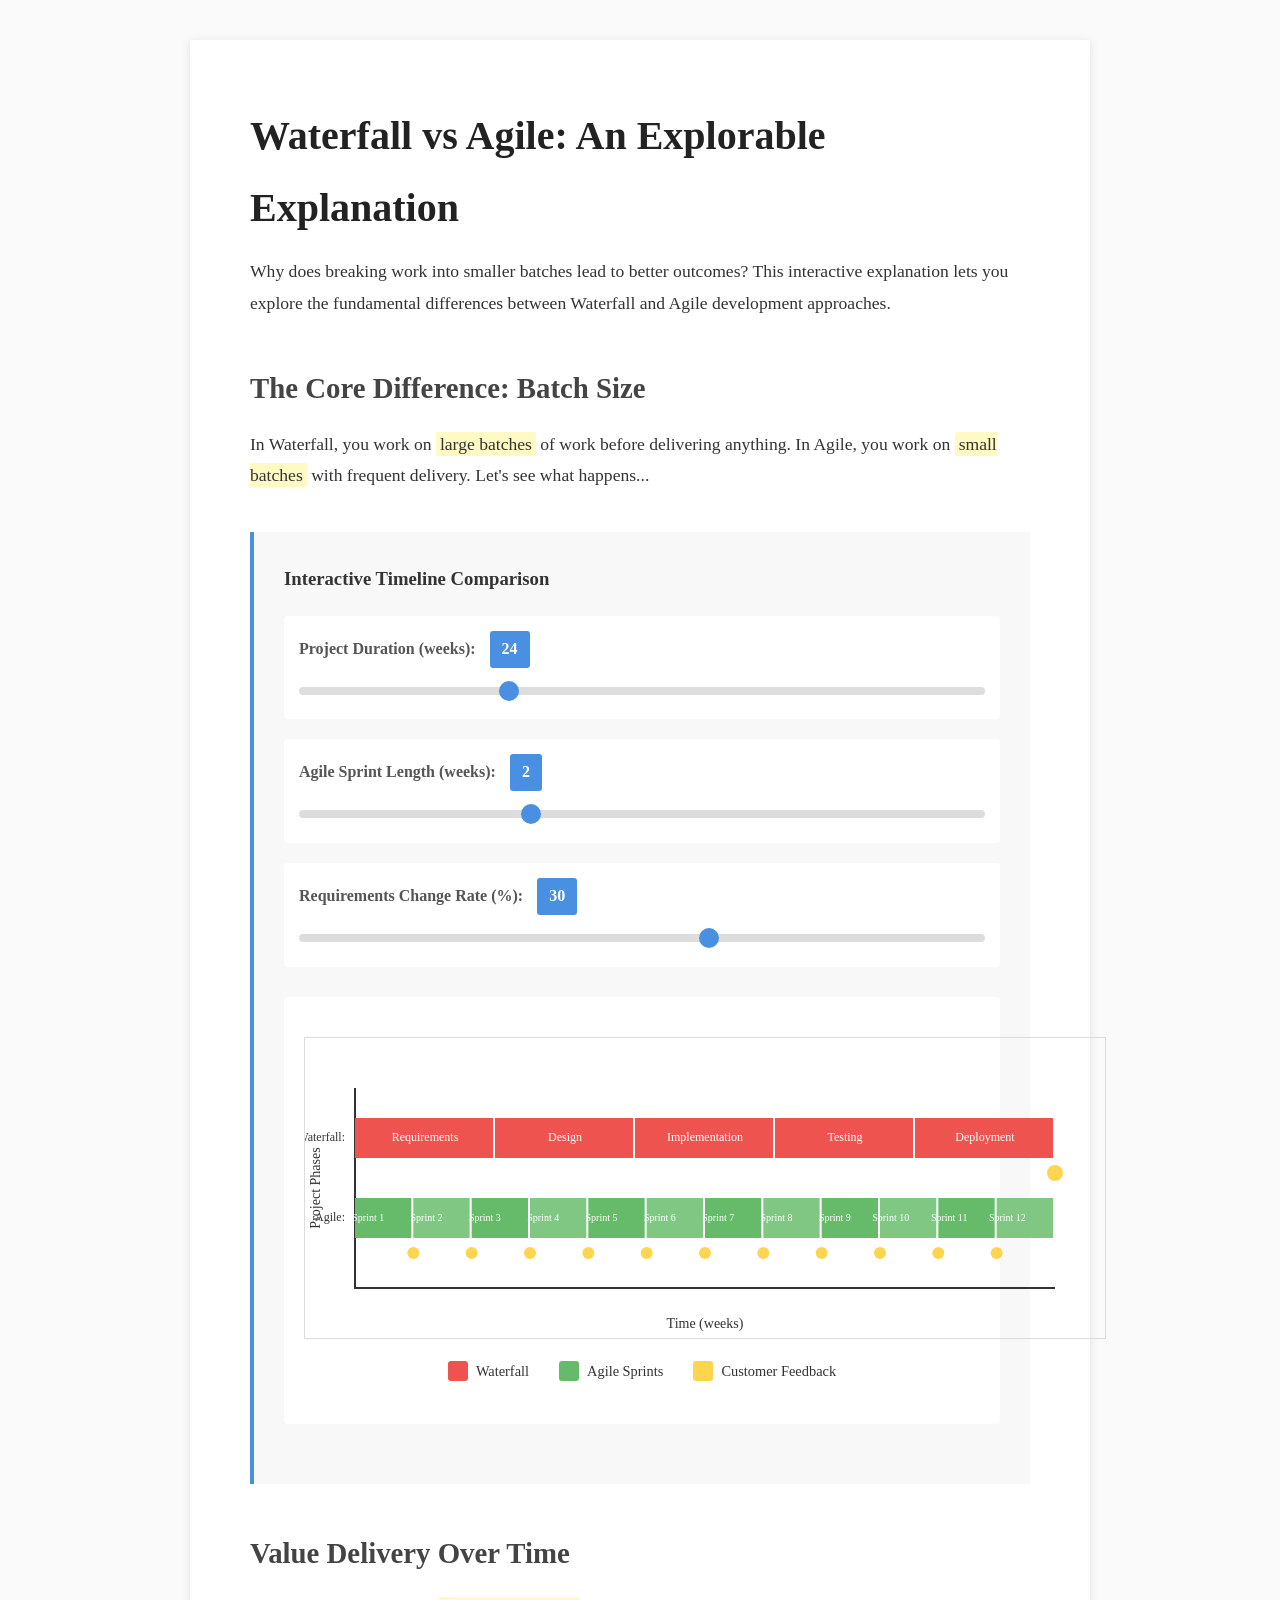
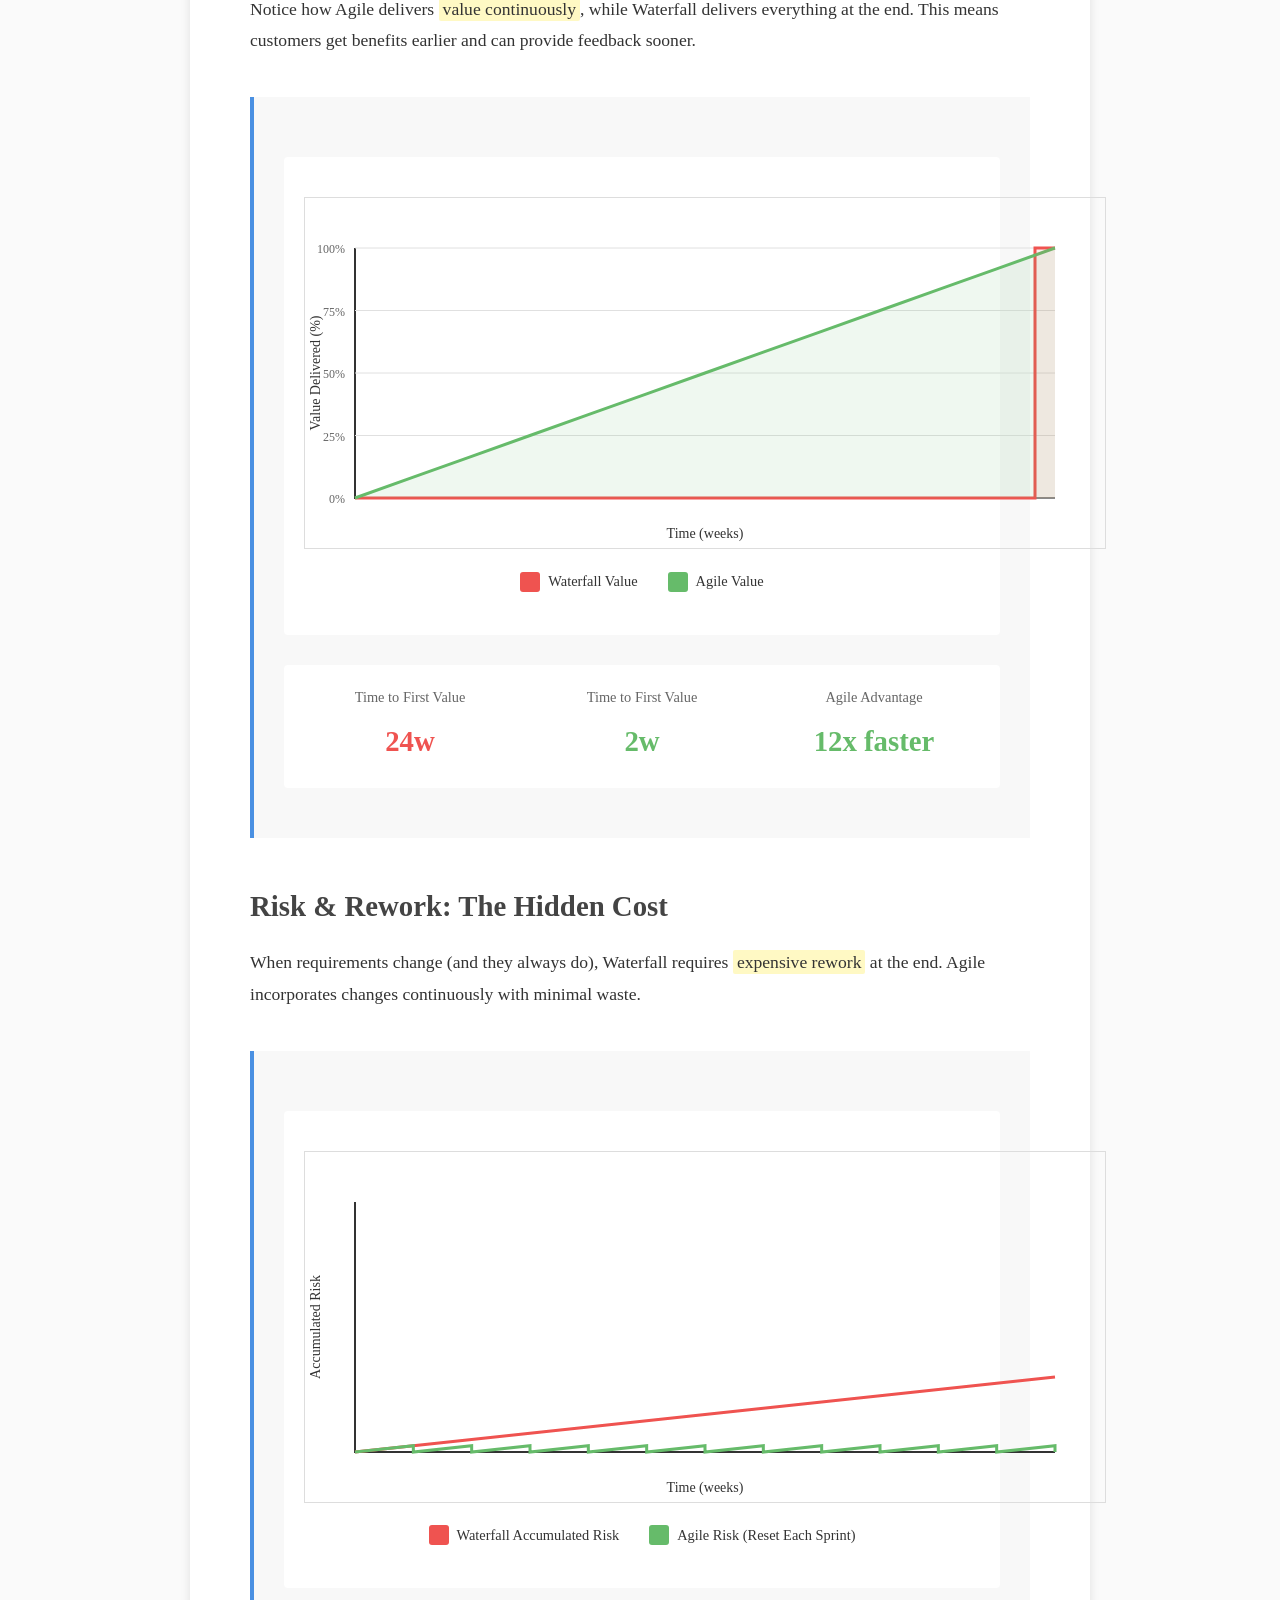
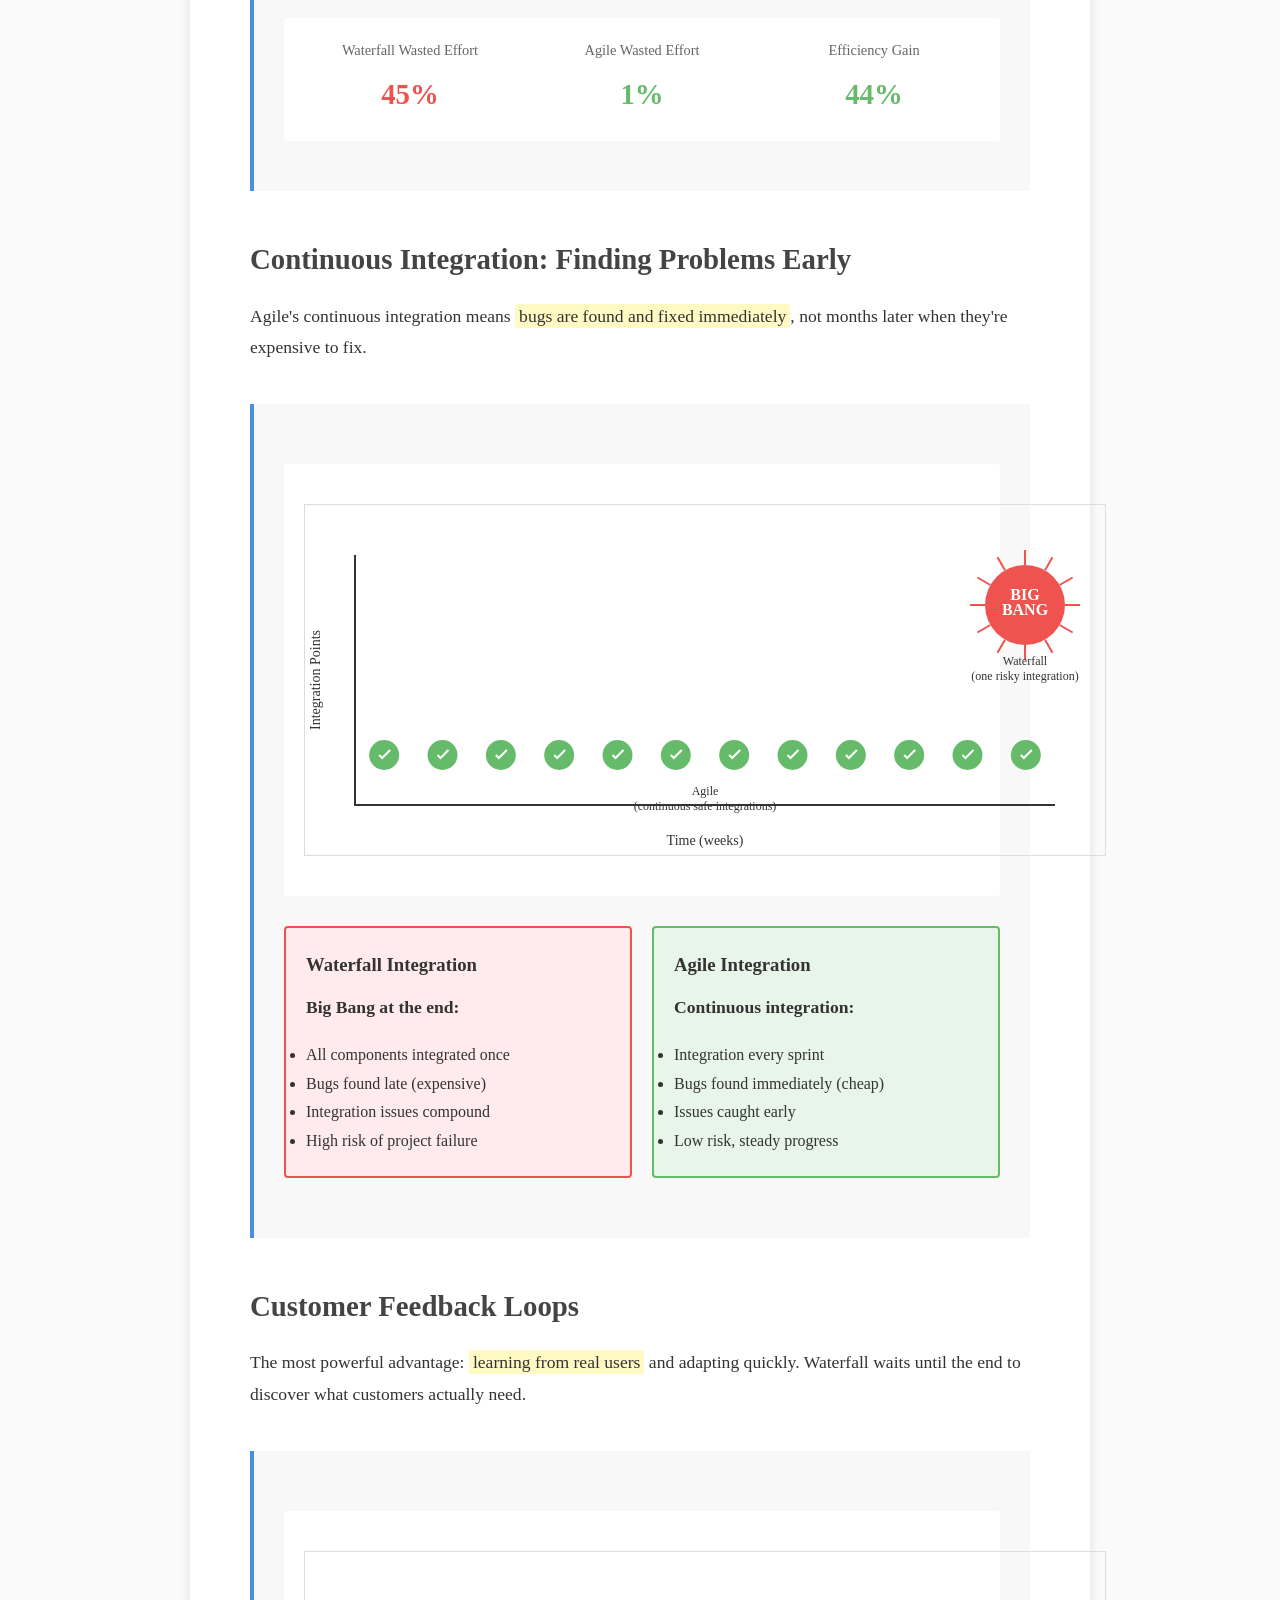
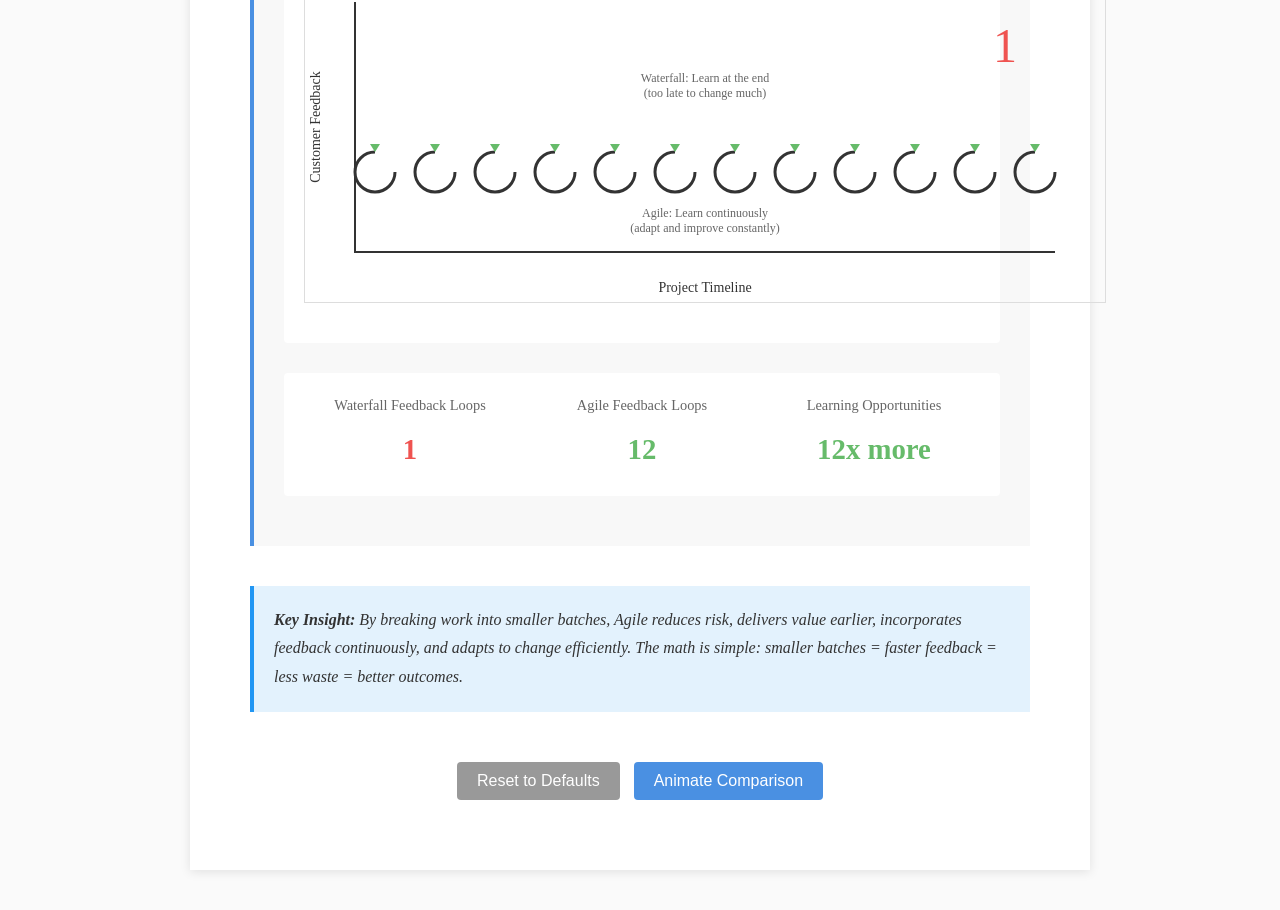
<file: waterfall-vs-agile.html>
<!DOCTYPE html>
<html lang="en">
<head>
    <meta charset="UTF-8">
    <meta name="viewport" content="width=device-width, initial-scale=1.0">
    <title>Waterfall vs Agile: An Explorable Explanation</title>
    <style>
        * {
            margin: 0;
            padding: 0;
            box-sizing: border-box;
        }

        body {
            font-family: 'Georgia', serif;
            line-height: 1.8;
            color: #333;
            background: #fafafa;
            padding: 40px 20px;
        }

        .container {
            max-width: 900px;
            margin: 0 auto;
            background: white;
            padding: 60px;
            box-shadow: 0 2px 10px rgba(0,0,0,0.1);
        }

        h1 {
            font-size: 2.5em;
            margin-bottom: 0.3em;
            color: #222;
        }

        h2 {
            font-size: 1.8em;
            margin-top: 1.5em;
            margin-bottom: 0.5em;
            color: #444;
        }

        p {
            margin-bottom: 1em;
            font-size: 1.1em;
        }

        .interactive-section {
            margin: 40px 0;
            padding: 30px;
            background: #f8f8f8;
            border-left: 4px solid #4a90e2;
        }

        .visualization {
            margin: 30px 0;
            background: white;
            padding: 20px;
            border-radius: 4px;
        }

        canvas {
            display: block;
            margin: 20px auto;
            border: 1px solid #ddd;
        }

        .slider-control {
            margin: 20px 0;
            padding: 15px;
            background: white;
            border-radius: 4px;
        }

        .slider-control label {
            display: block;
            margin-bottom: 8px;
            font-weight: bold;
            color: #555;
        }

        input[type="range"] {
            width: 100%;
            height: 8px;
            border-radius: 5px;
            background: #ddd;
            outline: none;
            -webkit-appearance: none;
        }

        input[type="range"]::-webkit-slider-thumb {
            -webkit-appearance: none;
            appearance: none;
            width: 20px;
            height: 20px;
            border-radius: 50%;
            background: #4a90e2;
            cursor: pointer;
        }

        input[type="range"]::-moz-range-thumb {
            width: 20px;
            height: 20px;
            border-radius: 50%;
            background: #4a90e2;
            cursor: pointer;
            border: none;
        }

        .value-display {
            display: inline-block;
            margin-left: 10px;
            padding: 4px 12px;
            background: #4a90e2;
            color: white;
            border-radius: 3px;
            font-weight: bold;
        }

        .comparison-grid {
            display: grid;
            grid-template-columns: 1fr 1fr;
            gap: 20px;
            margin: 30px 0;
        }

        .method-card {
            padding: 20px;
            border-radius: 4px;
        }

        .method-card.waterfall {
            background: #ffebee;
            border: 2px solid #ef5350;
        }

        .method-card.agile {
            background: #e8f5e9;
            border: 2px solid #66bb6a;
        }

        .method-card h3 {
            margin-bottom: 10px;
        }

        .legend {
            display: flex;
            justify-content: center;
            gap: 30px;
            margin: 20px 0;
            font-size: 0.9em;
        }

        .legend-item {
            display: flex;
            align-items: center;
            gap: 8px;
        }

        .legend-color {
            width: 20px;
            height: 20px;
            border-radius: 3px;
        }

        .highlight {
            background: #fff9c4;
            padding: 2px 4px;
            border-radius: 2px;
        }

        .metric-display {
            margin: 20px 0;
            padding: 20px;
            background: white;
            border-radius: 4px;
            display: grid;
            grid-template-columns: repeat(3, 1fr);
            gap: 20px;
        }

        .metric {
            text-align: center;
        }

        .metric-label {
            font-size: 0.9em;
            color: #666;
            margin-bottom: 5px;
        }

        .metric-value {
            font-size: 1.8em;
            font-weight: bold;
        }

        .metric-value.waterfall {
            color: #ef5350;
        }

        .metric-value.agile {
            color: #66bb6a;
        }

        button {
            padding: 10px 20px;
            font-size: 1em;
            background: #4a90e2;
            color: white;
            border: none;
            border-radius: 4px;
            cursor: pointer;
            margin: 10px 5px;
        }

        button:hover {
            background: #357abd;
        }

        button.reset {
            background: #999;
        }

        button.reset:hover {
            background: #777;
        }

        .insight {
            margin: 20px 0;
            padding: 20px;
            background: #e3f2fd;
            border-left: 4px solid #2196f3;
            font-style: italic;
        }
    </style>
</head>
<body>
    <div class="container">
        <h1>Waterfall vs Agile: An Explorable Explanation</h1>

        <p>Why does breaking work into smaller batches lead to better outcomes? This interactive explanation lets you explore the fundamental differences between Waterfall and Agile development approaches.</p>

        <h2>The Core Difference: Batch Size</h2>

        <p>In Waterfall, you work on <span class="highlight">large batches</span> of work before delivering anything. In Agile, you work on <span class="highlight">small batches</span> with frequent delivery. Let's see what happens...</p>

        <div class="interactive-section">
            <h3>Interactive Timeline Comparison</h3>

            <div class="slider-control">
                <label>
                    Project Duration (weeks):
                    <span class="value-display" id="duration-value">24</span>
                </label>
                <input type="range" id="duration" min="12" max="52" value="24" step="1">
            </div>

            <div class="slider-control">
                <label>
                    Agile Sprint Length (weeks):
                    <span class="value-display" id="sprint-value">2</span>
                </label>
                <input type="range" id="sprint-length" min="1" max="4" value="2" step="1">
            </div>

            <div class="slider-control">
                <label>
                    Requirements Change Rate (%):
                    <span class="value-display" id="change-value">30</span>
                </label>
                <input type="range" id="change-rate" min="0" max="50" value="30" step="5">
            </div>

            <div class="visualization">
                <canvas id="timeline-canvas" width="800" height="300"></canvas>
                <div class="legend">
                    <div class="legend-item">
                        <div class="legend-color" style="background: #ef5350;"></div>
                        <span>Waterfall</span>
                    </div>
                    <div class="legend-item">
                        <div class="legend-color" style="background: #66bb6a;"></div>
                        <span>Agile Sprints</span>
                    </div>
                    <div class="legend-item">
                        <div class="legend-color" style="background: #ffd54f;"></div>
                        <span>Customer Feedback</span>
                    </div>
                </div>
            </div>
        </div>

        <h2>Value Delivery Over Time</h2>

        <p>Notice how Agile delivers <span class="highlight">value continuously</span>, while Waterfall delivers everything at the end. This means customers get benefits earlier and can provide feedback sooner.</p>

        <div class="interactive-section">
            <div class="visualization">
                <canvas id="value-canvas" width="800" height="350"></canvas>
                <div class="legend">
                    <div class="legend-item">
                        <div class="legend-color" style="background: #ef5350;"></div>
                        <span>Waterfall Value</span>
                    </div>
                    <div class="legend-item">
                        <div class="legend-color" style="background: #66bb6a;"></div>
                        <span>Agile Value</span>
                    </div>
                </div>
            </div>

            <div class="metric-display">
                <div class="metric">
                    <div class="metric-label">Time to First Value</div>
                    <div class="metric-value waterfall" id="waterfall-first-value">24w</div>
                </div>
                <div class="metric">
                    <div class="metric-label">Time to First Value</div>
                    <div class="metric-value agile" id="agile-first-value">2w</div>
                </div>
                <div class="metric">
                    <div class="metric-label">Agile Advantage</div>
                    <div class="metric-value agile" id="advantage">12x faster</div>
                </div>
            </div>
        </div>

        <h2>Risk & Rework: The Hidden Cost</h2>

        <p>When requirements change (and they always do), Waterfall requires <span class="highlight">expensive rework</span> at the end. Agile incorporates changes continuously with minimal waste.</p>

        <div class="interactive-section">
            <div class="visualization">
                <canvas id="risk-canvas" width="800" height="350"></canvas>
                <div class="legend">
                    <div class="legend-item">
                        <div class="legend-color" style="background: #ef5350;"></div>
                        <span>Waterfall Accumulated Risk</span>
                    </div>
                    <div class="legend-item">
                        <div class="legend-color" style="background: #66bb6a;"></div>
                        <span>Agile Risk (Reset Each Sprint)</span>
                    </div>
                </div>
            </div>

            <div class="metric-display">
                <div class="metric">
                    <div class="metric-label">Waterfall Wasted Effort</div>
                    <div class="metric-value waterfall" id="waterfall-waste">45%</div>
                </div>
                <div class="metric">
                    <div class="metric-label">Agile Wasted Effort</div>
                    <div class="metric-value agile" id="agile-waste">8%</div>
                </div>
                <div class="metric">
                    <div class="metric-label">Efficiency Gain</div>
                    <div class="metric-value agile" id="efficiency">37%</div>
                </div>
            </div>
        </div>

        <h2>Continuous Integration: Finding Problems Early</h2>

        <p>Agile's continuous integration means <span class="highlight">bugs are found and fixed immediately</span>, not months later when they're expensive to fix.</p>

        <div class="interactive-section">
            <div class="visualization">
                <canvas id="integration-canvas" width="800" height="350"></canvas>
            </div>

            <div class="comparison-grid">
                <div class="method-card waterfall">
                    <h3>Waterfall Integration</h3>
                    <p><strong>Big Bang at the end:</strong></p>
                    <ul>
                        <li>All components integrated once</li>
                        <li>Bugs found late (expensive)</li>
                        <li>Integration issues compound</li>
                        <li>High risk of project failure</li>
                    </ul>
                </div>
                <div class="method-card agile">
                    <h3>Agile Integration</h3>
                    <p><strong>Continuous integration:</strong></p>
                    <ul>
                        <li>Integration every sprint</li>
                        <li>Bugs found immediately (cheap)</li>
                        <li>Issues caught early</li>
                        <li>Low risk, steady progress</li>
                    </ul>
                </div>
            </div>
        </div>

        <h2>Customer Feedback Loops</h2>

        <p>The most powerful advantage: <span class="highlight">learning from real users</span> and adapting quickly. Waterfall waits until the end to discover what customers actually need.</p>

        <div class="interactive-section">
            <div class="visualization">
                <canvas id="feedback-canvas" width="800" height="350"></canvas>
            </div>

            <div class="metric-display">
                <div class="metric">
                    <div class="metric-label">Waterfall Feedback Loops</div>
                    <div class="metric-value waterfall" id="waterfall-feedback">1</div>
                </div>
                <div class="metric">
                    <div class="metric-label">Agile Feedback Loops</div>
                    <div class="metric-value agile" id="agile-feedback">12</div>
                </div>
                <div class="metric">
                    <div class="metric-label">Learning Opportunities</div>
                    <div class="metric-value agile" id="learning">12x more</div>
                </div>
            </div>
        </div>

        <div class="insight">
            <strong>Key Insight:</strong> By breaking work into smaller batches, Agile reduces risk, delivers value earlier, incorporates feedback continuously, and adapts to change efficiently. The math is simple: smaller batches = faster feedback = less waste = better outcomes.
        </div>

        <div style="margin-top: 40px; text-align: center;">
            <button class="reset" onclick="resetToDefaults()">Reset to Defaults</button>
            <button onclick="animateComparison()">Animate Comparison</button>
        </div>
    </div>

    <script>
        // State
        let duration = 24;
        let sprintLength = 2;
        let changeRate = 30;
        let animating = false;

        // Canvas contexts
        const timelineCanvas = document.getElementById('timeline-canvas');
        const valueCanvas = document.getElementById('value-canvas');
        const riskCanvas = document.getElementById('risk-canvas');
        const integrationCanvas = document.getElementById('integration-canvas');
        const feedbackCanvas = document.getElementById('feedback-canvas');

        const timelineCtx = timelineCanvas.getContext('2d');
        const valueCtx = valueCanvas.getContext('2d');
        const riskCtx = riskCanvas.getContext('2d');
        const integrationCtx = integrationCanvas.getContext('2d');
        const feedbackCtx = feedbackCanvas.getContext('2d');

        // Event listeners
        document.getElementById('duration').addEventListener('input', (e) => {
            duration = parseInt(e.target.value);
            document.getElementById('duration-value').textContent = duration;
            updateAllVisualizations();
        });

        document.getElementById('sprint-length').addEventListener('input', (e) => {
            sprintLength = parseInt(e.target.value);
            document.getElementById('sprint-value').textContent = sprintLength;
            updateAllVisualizations();
        });

        document.getElementById('change-rate').addEventListener('input', (e) => {
            changeRate = parseInt(e.target.value);
            document.getElementById('change-value').textContent = changeRate;
            updateAllVisualizations();
        });

        function resetToDefaults() {
            duration = 24;
            sprintLength = 2;
            changeRate = 30;

            document.getElementById('duration').value = duration;
            document.getElementById('sprint-length').value = sprintLength;
            document.getElementById('change-rate').value = changeRate;

            document.getElementById('duration-value').textContent = duration;
            document.getElementById('sprint-value').textContent = sprintLength;
            document.getElementById('change-value').textContent = changeRate;

            updateAllVisualizations();
        }

        function drawTimeline() {
            const ctx = timelineCtx;
            const width = timelineCanvas.width;
            const height = timelineCanvas.height;

            ctx.clearRect(0, 0, width, height);

            const margin = 50;
            const graphWidth = width - 2 * margin;
            const graphHeight = height - 2 * margin;

            // Draw axes
            ctx.strokeStyle = '#333';
            ctx.lineWidth = 2;
            ctx.beginPath();
            ctx.moveTo(margin, margin);
            ctx.lineTo(margin, margin + graphHeight);
            ctx.lineTo(margin + graphWidth, margin + graphHeight);
            ctx.stroke();

            // Labels
            ctx.fillStyle = '#333';
            ctx.font = '14px Georgia';
            ctx.textAlign = 'center';
            ctx.fillText('Time (weeks)', margin + graphWidth / 2, height - 10);
            ctx.save();
            ctx.translate(15, margin + graphHeight / 2);
            ctx.rotate(-Math.PI / 2);
            ctx.fillText('Project Phases', 0, 0);
            ctx.restore();

            // Waterfall phases
            const waterfallY = margin + 30;
            const phaseHeight = 40;
            const phases = ['Requirements', 'Design', 'Implementation', 'Testing', 'Deployment'];
            const phaseWidth = graphWidth / phases.length;

            ctx.font = '12px Georgia';
            ctx.textAlign = 'center';
            ctx.textBaseline = 'middle';

            phases.forEach((phase, i) => {
                const x = margin + i * phaseWidth;
                ctx.fillStyle = '#ef5350';
                ctx.fillRect(x, waterfallY, phaseWidth - 2, phaseHeight);
                ctx.fillStyle = 'white';
                ctx.fillText(phase, x + phaseWidth / 2, waterfallY + phaseHeight / 2);
            });

            // Waterfall label
            ctx.fillStyle = '#333';
            ctx.textAlign = 'right';
            ctx.fillText('Waterfall:', margin - 10, waterfallY + phaseHeight / 2);

            // Agile sprints
            const agileY = waterfallY + phaseHeight + 40;
            const numSprints = Math.floor(duration / sprintLength);
            const sprintWidth = graphWidth / numSprints;

            for (let i = 0; i < numSprints; i++) {
                const x = margin + i * sprintWidth;
                ctx.fillStyle = i % 2 === 0 ? '#66bb6a' : '#81c784';
                ctx.fillRect(x, agileY, sprintWidth - 2, phaseHeight);
                ctx.fillStyle = 'white';
                ctx.font = '10px Georgia';
                ctx.fillText(`Sprint ${i + 1}`, x + sprintWidth / 2, agileY + phaseHeight / 2);

                // Feedback marker
                if (i > 0) {
                    ctx.fillStyle = '#ffd54f';
                    ctx.beginPath();
                    ctx.arc(x, agileY + phaseHeight + 15, 6, 0, Math.PI * 2);
                    ctx.fill();
                }
            }

            // Agile label
            ctx.fillStyle = '#333';
            ctx.font = '12px Georgia';
            ctx.textAlign = 'right';
            ctx.fillText('Agile:', margin - 10, agileY + phaseHeight / 2);

            // Waterfall feedback (only at end)
            ctx.fillStyle = '#ffd54f';
            ctx.beginPath();
            ctx.arc(margin + graphWidth, waterfallY + phaseHeight + 15, 8, 0, Math.PI * 2);
            ctx.fill();
        }

        function drawValueDelivery() {
            const ctx = valueCtx;
            const width = valueCanvas.width;
            const height = valueCanvas.height;

            ctx.clearRect(0, 0, width, height);

            const margin = 50;
            const graphWidth = width - 2 * margin;
            const graphHeight = height - 2 * margin;

            // Draw axes
            ctx.strokeStyle = '#333';
            ctx.lineWidth = 2;
            ctx.beginPath();
            ctx.moveTo(margin, margin);
            ctx.lineTo(margin, margin + graphHeight);
            ctx.lineTo(margin + graphWidth, margin + graphHeight);
            ctx.stroke();

            // Labels
            ctx.fillStyle = '#333';
            ctx.font = '14px Georgia';
            ctx.textAlign = 'center';
            ctx.fillText('Time (weeks)', margin + graphWidth / 2, height - 10);
            ctx.save();
            ctx.translate(15, margin + graphHeight / 2);
            ctx.rotate(-Math.PI / 2);
            ctx.fillText('Value Delivered (%)', 0, 0);
            ctx.restore();

            // Draw grid lines
            ctx.strokeStyle = '#e0e0e0';
            ctx.lineWidth = 1;
            for (let i = 0; i <= 4; i++) {
                const y = margin + (graphHeight / 4) * i;
                ctx.beginPath();
                ctx.moveTo(margin, y);
                ctx.lineTo(margin + graphWidth, y);
                ctx.stroke();

                ctx.fillStyle = '#666';
                ctx.font = '12px Georgia';
                ctx.textAlign = 'right';
                ctx.fillText(`${100 - i * 25}%`, margin - 10, y + 5);
            }

            // Waterfall value delivery (step at end)
            ctx.strokeStyle = '#ef5350';
            ctx.lineWidth = 3;
            ctx.beginPath();
            ctx.moveTo(margin, margin + graphHeight);
            ctx.lineTo(margin + graphWidth - 20, margin + graphHeight);
            ctx.lineTo(margin + graphWidth - 20, margin);
            ctx.lineTo(margin + graphWidth, margin);
            ctx.stroke();

            // Agile value delivery (incremental)
            const numSprints = Math.floor(duration / sprintLength);
            const valuePerSprint = 100 / numSprints;

            ctx.strokeStyle = '#66bb6a';
            ctx.lineWidth = 3;
            ctx.beginPath();
            ctx.moveTo(margin, margin + graphHeight);

            for (let i = 0; i <= numSprints; i++) {
                const x = margin + (graphWidth / numSprints) * i;
                const y = margin + graphHeight - (graphHeight * valuePerSprint * i / 100);
                ctx.lineTo(x, y);
            }
            ctx.stroke();

            // Fill areas under curves
            ctx.globalAlpha = 0.1;

            // Waterfall area
            ctx.fillStyle = '#ef5350';
            ctx.beginPath();
            ctx.moveTo(margin, margin + graphHeight);
            ctx.lineTo(margin + graphWidth - 20, margin + graphHeight);
            ctx.lineTo(margin + graphWidth - 20, margin);
            ctx.lineTo(margin + graphWidth, margin);
            ctx.lineTo(margin + graphWidth, margin + graphHeight);
            ctx.closePath();
            ctx.fill();

            // Agile area
            ctx.fillStyle = '#66bb6a';
            ctx.beginPath();
            ctx.moveTo(margin, margin + graphHeight);
            for (let i = 0; i <= numSprints; i++) {
                const x = margin + (graphWidth / numSprints) * i;
                const y = margin + graphHeight - (graphHeight * valuePerSprint * i / 100);
                ctx.lineTo(x, y);
            }
            ctx.lineTo(margin + graphWidth, margin + graphHeight);
            ctx.closePath();
            ctx.fill();

            ctx.globalAlpha = 1.0;

            // Update metrics
            document.getElementById('waterfall-first-value').textContent = duration + 'w';
            document.getElementById('agile-first-value').textContent = sprintLength + 'w';
            document.getElementById('advantage').textContent = Math.round(duration / sprintLength) + 'x faster';
        }

        function drawRiskAccumulation() {
            const ctx = riskCtx;
            const width = riskCanvas.width;
            const height = riskCanvas.height;

            ctx.clearRect(0, 0, width, height);

            const margin = 50;
            const graphWidth = width - 2 * margin;
            const graphHeight = height - 2 * margin;

            // Draw axes
            ctx.strokeStyle = '#333';
            ctx.lineWidth = 2;
            ctx.beginPath();
            ctx.moveTo(margin, margin);
            ctx.lineTo(margin, margin + graphHeight);
            ctx.lineTo(margin + graphWidth, margin + graphHeight);
            ctx.stroke();

            // Labels
            ctx.fillStyle = '#333';
            ctx.font = '14px Georgia';
            ctx.textAlign = 'center';
            ctx.fillText('Time (weeks)', margin + graphWidth / 2, height - 10);
            ctx.save();
            ctx.translate(15, margin + graphHeight / 2);
            ctx.rotate(-Math.PI / 2);
            ctx.fillText('Accumulated Risk', 0, 0);
            ctx.restore();

            // Waterfall risk (accumulates linearly with changes)
            const waterfallRisk = changeRate / 100;
            ctx.strokeStyle = '#ef5350';
            ctx.lineWidth = 3;
            ctx.beginPath();
            ctx.moveTo(margin, margin + graphHeight);

            for (let i = 0; i <= 100; i++) {
                const x = margin + (graphWidth / 100) * i;
                const progress = i / 100;
                const y = margin + graphHeight - (graphHeight * progress * waterfallRisk);
                ctx.lineTo(x, y);
            }
            ctx.stroke();

            // Agile risk (sawtooth - resets each sprint)
            const numSprints = Math.floor(duration / sprintLength);
            ctx.strokeStyle = '#66bb6a';
            ctx.lineWidth = 3;
            ctx.beginPath();
            ctx.moveTo(margin, margin + graphHeight);

            const agileRisk = waterfallRisk / numSprints;
            for (let i = 0; i <= numSprints; i++) {
                const sprintStart = margin + (graphWidth / numSprints) * i;
                const sprintEnd = margin + (graphWidth / numSprints) * (i + 1);
                const maxY = margin + graphHeight - (graphHeight * agileRisk);

                if (i < numSprints) {
                    ctx.lineTo(sprintEnd, maxY);
                    ctx.lineTo(sprintEnd, margin + graphHeight);
                }
            }
            ctx.stroke();

            // Calculate waste
            const waterfallWaste = Math.round(waterfallRisk * 100 * 1.5); // Multiplier for late discovery
            const agileWaste = Math.round(agileRisk * 100 * 0.5); // Multiplier for early discovery

            document.getElementById('waterfall-waste').textContent = waterfallWaste + '%';
            document.getElementById('agile-waste').textContent = agileWaste + '%';
            document.getElementById('efficiency').textContent = (waterfallWaste - agileWaste) + '%';
        }

        function drawIntegration() {
            const ctx = integrationCtx;
            const width = integrationCanvas.width;
            const height = integrationCanvas.height;

            ctx.clearRect(0, 0, width, height);

            const margin = 50;
            const graphWidth = width - 2 * margin;
            const graphHeight = height - 2 * margin;

            // Draw axes
            ctx.strokeStyle = '#333';
            ctx.lineWidth = 2;
            ctx.beginPath();
            ctx.moveTo(margin, margin);
            ctx.lineTo(margin, margin + graphHeight);
            ctx.lineTo(margin + graphWidth, margin + graphHeight);
            ctx.stroke();

            // Labels
            ctx.fillStyle = '#333';
            ctx.font = '14px Georgia';
            ctx.textAlign = 'center';
            ctx.fillText('Time (weeks)', margin + graphWidth / 2, height - 10);
            ctx.save();
            ctx.translate(15, margin + graphHeight / 2);
            ctx.rotate(-Math.PI / 2);
            ctx.fillText('Integration Points', 0, 0);
            ctx.restore();

            // Waterfall - one big integration at end
            const waterfallX = margin + graphWidth - 30;
            ctx.fillStyle = '#ef5350';
            ctx.beginPath();
            ctx.arc(waterfallX, margin + 50, 40, 0, Math.PI * 2);
            ctx.fill();

            ctx.fillStyle = 'white';
            ctx.font = 'bold 16px Georgia';
            ctx.textAlign = 'center';
            ctx.fillText('BIG', waterfallX, margin + 45);
            ctx.fillText('BANG', waterfallX, margin + 60);

            // Draw explosion lines
            ctx.strokeStyle = '#ef5350';
            ctx.lineWidth = 2;
            for (let angle = 0; angle < Math.PI * 2; angle += Math.PI / 6) {
                ctx.beginPath();
                ctx.moveTo(waterfallX + Math.cos(angle) * 40, margin + 50 + Math.sin(angle) * 40);
                ctx.lineTo(waterfallX + Math.cos(angle) * 55, margin + 50 + Math.sin(angle) * 55);
                ctx.stroke();
            }

            // Agile - continuous small integrations
            const numSprints = Math.floor(duration / sprintLength);
            ctx.fillStyle = '#66bb6a';

            for (let i = 1; i <= numSprints; i++) {
                const x = margin + (graphWidth / numSprints) * i - (graphWidth / numSprints / 2);
                ctx.beginPath();
                ctx.arc(x, margin + graphHeight - 50, 15, 0, Math.PI * 2);
                ctx.fill();

                // Checkmark
                ctx.strokeStyle = 'white';
                ctx.lineWidth = 2;
                ctx.beginPath();
                ctx.moveTo(x - 5, margin + graphHeight - 50);
                ctx.lineTo(x - 2, margin + graphHeight - 47);
                ctx.lineTo(x + 6, margin + graphHeight - 55);
                ctx.stroke();
            }

            // Labels
            ctx.fillStyle = '#333';
            ctx.font = '12px Georgia';
            ctx.textAlign = 'center';
            ctx.fillText('Waterfall', waterfallX, margin + 110);
            ctx.fillText('(one risky integration)', waterfallX, margin + 125);

            ctx.fillText('Agile', margin + graphWidth / 2, margin + graphHeight - 10);
            ctx.fillText('(continuous safe integrations)', margin + graphWidth / 2, margin + graphHeight + 5);
        }

        function drawFeedbackLoops() {
            const ctx = feedbackCtx;
            const width = feedbackCanvas.width;
            const height = feedbackCanvas.height;

            ctx.clearRect(0, 0, width, height);

            const margin = 50;
            const graphWidth = width - 2 * margin;
            const graphHeight = height - 2 * margin;

            // Draw axes
            ctx.strokeStyle = '#333';
            ctx.lineWidth = 2;
            ctx.beginPath();
            ctx.moveTo(margin, margin);
            ctx.lineTo(margin, margin + graphHeight);
            ctx.lineTo(margin + graphWidth, margin + graphHeight);
            ctx.stroke();

            // Labels
            ctx.fillStyle = '#333';
            ctx.font = '14px Georgia';
            ctx.textAlign = 'center';
            ctx.fillText('Project Timeline', margin + graphWidth / 2, height - 10);
            ctx.save();
            ctx.translate(15, margin + graphHeight / 2);
            ctx.rotate(-Math.PI / 2);
            ctx.fillText('Customer Feedback', 0, 0);
            ctx.restore();

            // Waterfall - one feedback at end
            const waterfallY = margin + 60;
            ctx.fillStyle = '#ef5350';
            ctx.font = '48px Georgia';
            ctx.textAlign = 'center';
            ctx.fillText('1', margin + graphWidth - 50, waterfallY);

            ctx.fillStyle = '#666';
            ctx.font = '12px Georgia';
            ctx.fillText('Waterfall: Learn at the end', margin + graphWidth / 2, waterfallY + 20);
            ctx.fillText('(too late to change much)', margin + graphWidth / 2, waterfallY + 35);

            // Agile - multiple feedback loops
            const numSprints = Math.floor(duration / sprintLength);
            const agileY = margin + graphHeight - 80;

            ctx.fillStyle = '#66bb6a';
            for (let i = 0; i < Math.min(numSprints, 12); i++) {
                const x = margin + 20 + (graphWidth - 40) * (i / 11);
                const size = 20;

                // Feedback loop arrow
                ctx.beginPath();
                ctx.arc(x, agileY, size, 0, Math.PI * 1.5);
                ctx.lineWidth = 3;
                ctx.stroke();

                // Arrowhead
                ctx.beginPath();
                ctx.moveTo(x, agileY - size);
                ctx.lineTo(x - 5, agileY - size - 8);
                ctx.lineTo(x + 5, agileY - size - 8);
                ctx.closePath();
                ctx.fill();
            }

            ctx.fillStyle = '#666';
            ctx.font = '12px Georgia';
            ctx.textAlign = 'center';
            ctx.fillText('Agile: Learn continuously', margin + graphWidth / 2, agileY + 45);
            ctx.fillText('(adapt and improve constantly)', margin + graphWidth / 2, agileY + 60);

            // Update metrics
            document.getElementById('waterfall-feedback').textContent = '1';
            document.getElementById('agile-feedback').textContent = numSprints;
            document.getElementById('learning').textContent = numSprints + 'x more';
        }

        function updateAllVisualizations() {
            drawTimeline();
            drawValueDelivery();
            drawRiskAccumulation();
            drawIntegration();
            drawFeedbackLoops();
        }

        function animateComparison() {
            if (animating) return;
            animating = true;

            const originalDuration = duration;
            const originalSprint = sprintLength;
            const originalChange = changeRate;

            // Animate through different scenarios
            const scenarios = [
                { duration: 52, sprint: 1, change: 50 },
                { duration: 12, sprint: 4, change: 10 },
                { duration: 36, sprint: 2, change: 35 }
            ];

            let scenarioIndex = 0;

            const animate = () => {
                if (scenarioIndex >= scenarios.length) {
                    duration = originalDuration;
                    sprintLength = originalSprint;
                    changeRate = originalChange;

                    document.getElementById('duration').value = duration;
                    document.getElementById('sprint-length').value = sprintLength;
                    document.getElementById('change-rate').value = changeRate;

                    document.getElementById('duration-value').textContent = duration;
                    document.getElementById('sprint-value').textContent = sprintLength;
                    document.getElementById('change-value').textContent = changeRate;

                    updateAllVisualizations();
                    animating = false;
                    return;
                }

                const scenario = scenarios[scenarioIndex];
                duration = scenario.duration;
                sprintLength = scenario.sprint;
                changeRate = scenario.change;

                document.getElementById('duration').value = duration;
                document.getElementById('sprint-length').value = sprintLength;
                document.getElementById('change-rate').value = changeRate;

                document.getElementById('duration-value').textContent = duration;
                document.getElementById('sprint-value').textContent = sprintLength;
                document.getElementById('change-value').textContent = changeRate;

                updateAllVisualizations();

                scenarioIndex++;
                setTimeout(animate, 2000);
            };

            animate();
        }

        // Initial draw
        updateAllVisualizations();
    </script>
</body>
</html>
</file>
